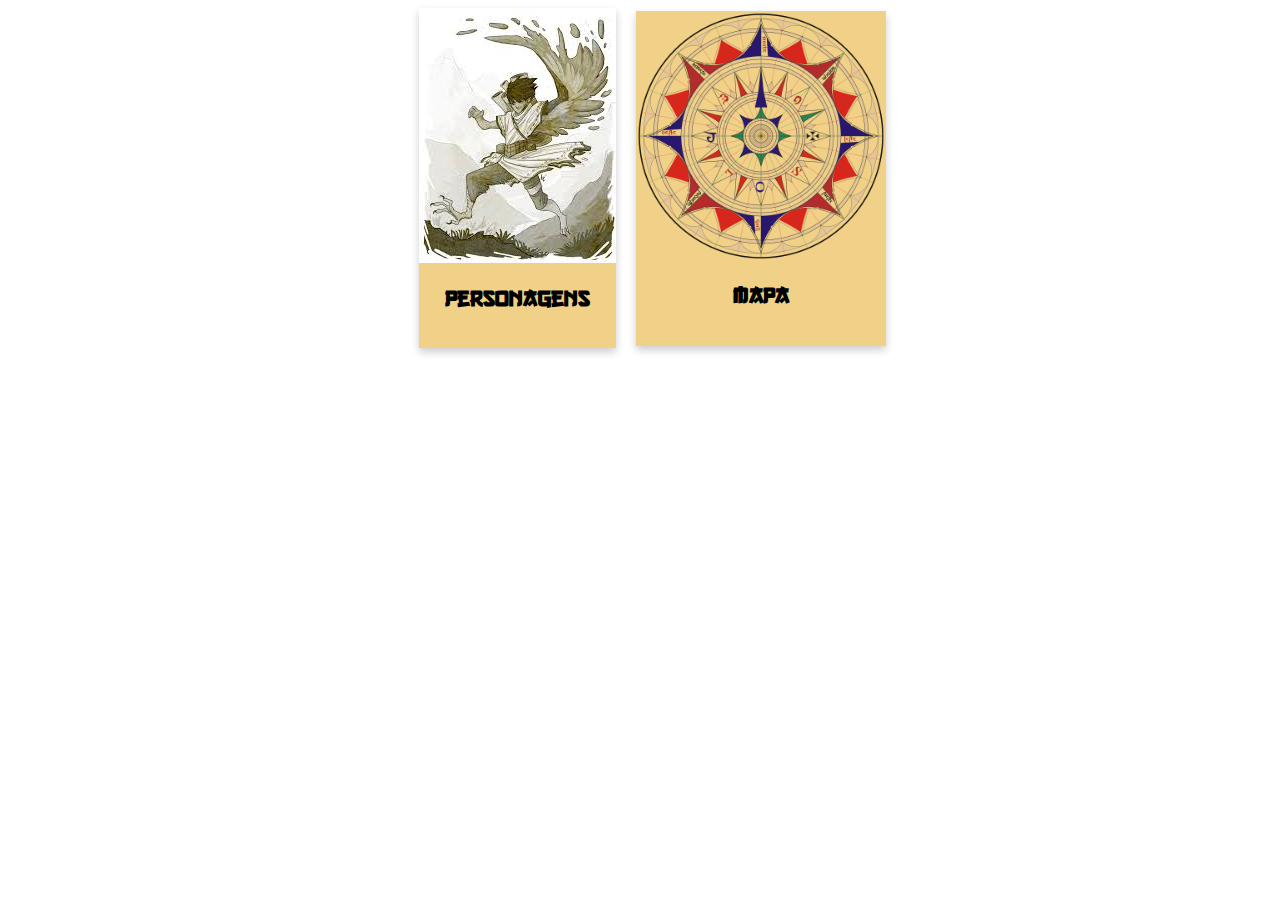
<file: index.html>
<!DOCTYPE html>
<html lang="en">

<head>
    <meta charset="UTF-8">
    <meta name="viewport" content="width=device-width, initial-scale=1.0">
    <meta http-equiv="X-UA-Compatible" content="ie=edge">
    <title>Document</title>
    <link rel='stylesheet' href='./css/style.css'>

</head>

<body>
    <div class="row">


        <div class="colona">

            <div class="cartao">
                <a href="./ficha.html">
                    <img src="./imagens/personagem.jpg" alt="John" style="width:100%">
                    <h2>personagens</h2> 
                    <br>
                </a>
            </div>
            
            <div class="cartao">
                <a href="./mapa.html">
                    <img src="./imagens/rosa.png" alt="John" style="width:100%">
                    <h2>Mapa</h2>
                    <br>
                </a>
            </div>
        </div>
    </div>
</body>

</html>
</file>
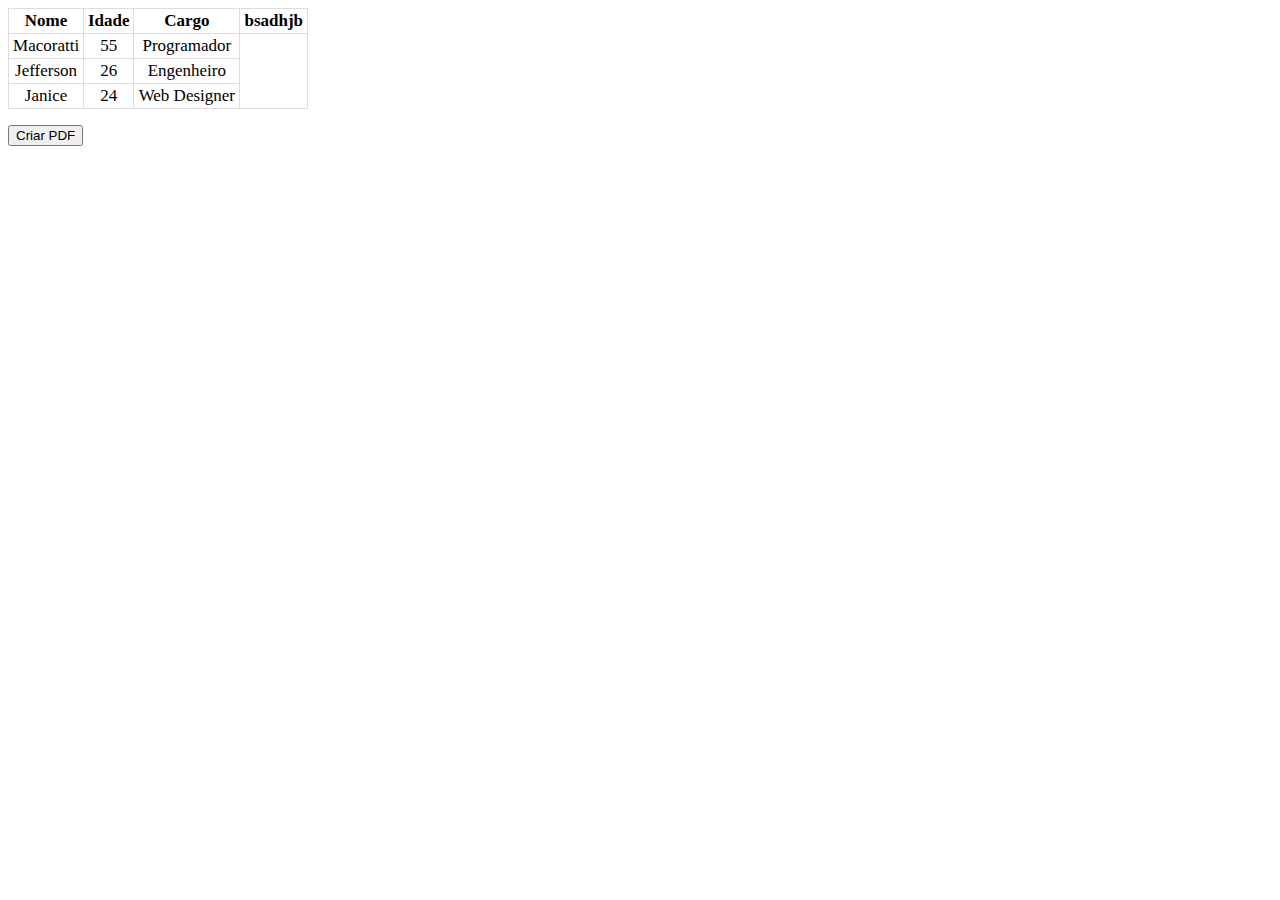
<file: ficha.html>
<html>
    <head>
        <title>Nero</title>
        <style>
            table
            {
                width: 300px;
                font: 17px Calibri;
            }
            table, th, td 
            {
                border: solid 1px #DDD;
                border-collapse: collapse;
                padding: 2px 3px;
                text-align: center;
            }
        </style>
    </head>
    <body>
        <div id="ficha">
            <table> 
                <tr>
                    <th>Nome</th>
                    <th>Idade</th>
                    <th>Cargo</th>
                    <th>bsadhjb</th>
                </tr>
                <tr>
                    <td>Macoratti</td>
                    <td>55</td>
                    <td>Programador</td>
                </tr>
                <tr>
                    <td>Jefferson</td>
                    <td>26</td>
                    <td>Engenheiro</td>
                </tr>
                <tr>
                    <td>Janice</td>
                    <td>24</td>
                    <td>Web Designer</td>
                </tr>
            </table>
        </div>
        <p>
            <input type="button" value="Criar PDF" id="btnImprimir" onclick="CriaPDF()" />
        </p>
    </body>
    <script>
        function CriaPDF() {
            var minhaTabela = document.getElementById('ficha').innerHTML;
            var style = "<style>";
            style = style + "table {width: 100%;font: 20px Calibri;}";
            style = style + "table, th, td {border: solid 1px #DDD; border-collapse: collapse;";
            style = style + "padding: 2px 3px;text-align: center;}";
            style = style + "</style>";
            // CRIA UM OBJETO WINDOW
            var win = window.open('', '', '');
            win.document.write('<html><head>');
            win.document.write('<title>Empregados</title>');   // <title> CABEÇALHO DO PDF.
            win.document.write(style);                                     // INCLUI UM ESTILO NA TAB HEAD
            win.document.write('</head>');
            win.document.write('<body>');
            win.document.write(minhaTabela);                          // O CONTEUDO DA TABELA DENTRO DA TAG BODY
            win.document.write('</body></html>');
            win.document.close(); 	                                         // FECHA A JANELA
            win.print();                                                            // IMPRIME O CONTEUDO
        }
    </script>
    </html>
</file>
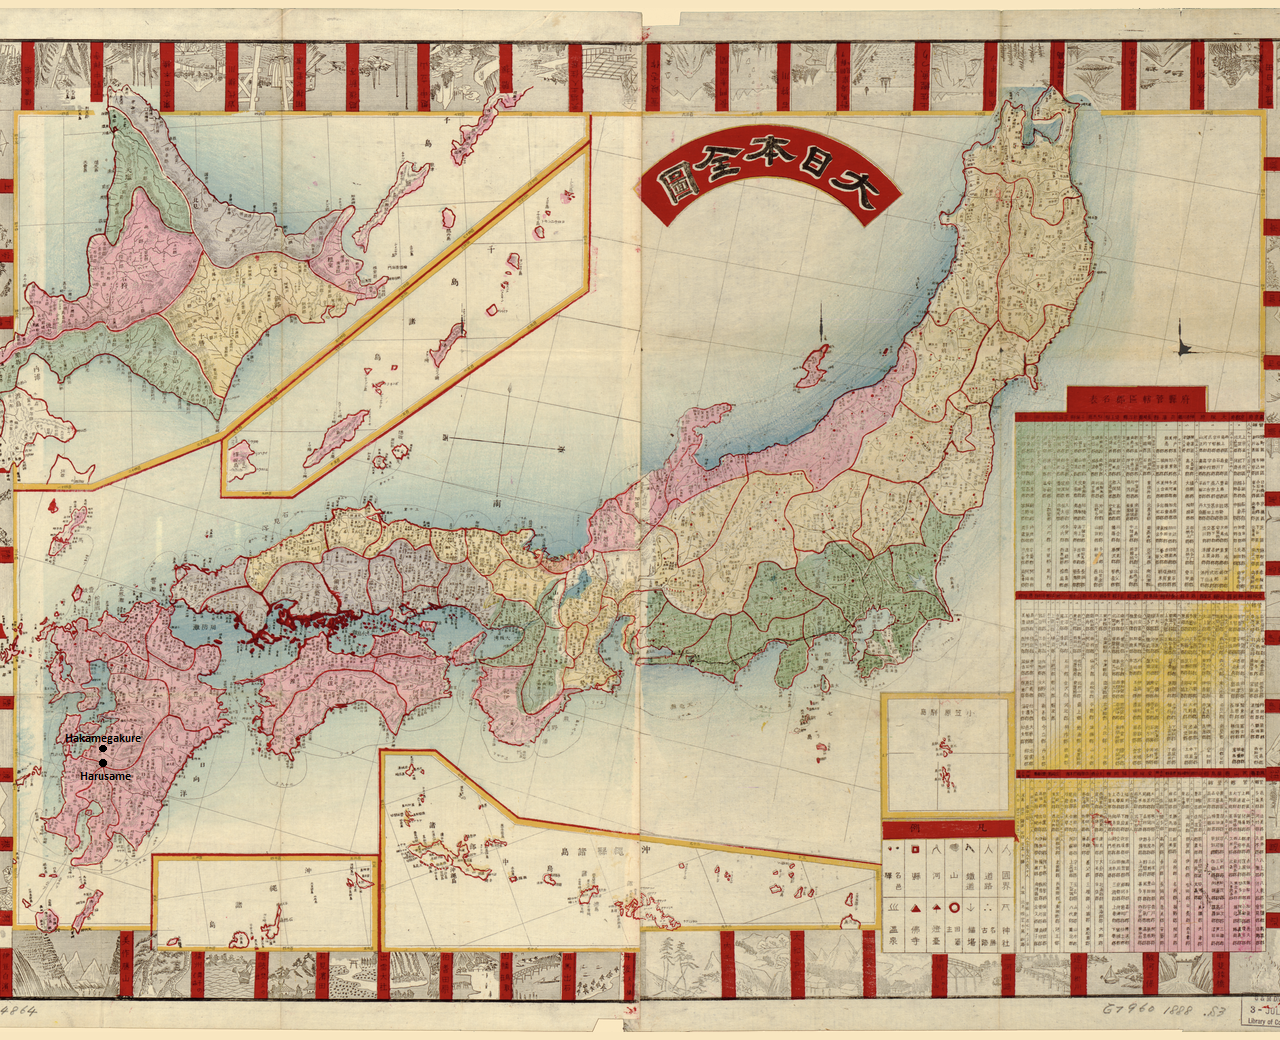
<file: mapa.html>
<!DOCTYPE html>
<html>

<head>
  <link rel='stylesheet' href='./css/map.css'>
</head>

<body>
  <header>
  </header>
<div class="centralizarImagem">
  <img src="./imagens/mapa.png" usemap="#mapa">
</div>
  <map name="mapa">
    <area shape="circle" coords="179,741,5" alt="hakamegakure" href="./provincia/hakamegakure.html">
    <area shape="circle" coords="179,755,5" alt="harusame" href="./provincia/harusame.html">
  </map>

</body>

</html>
</file>
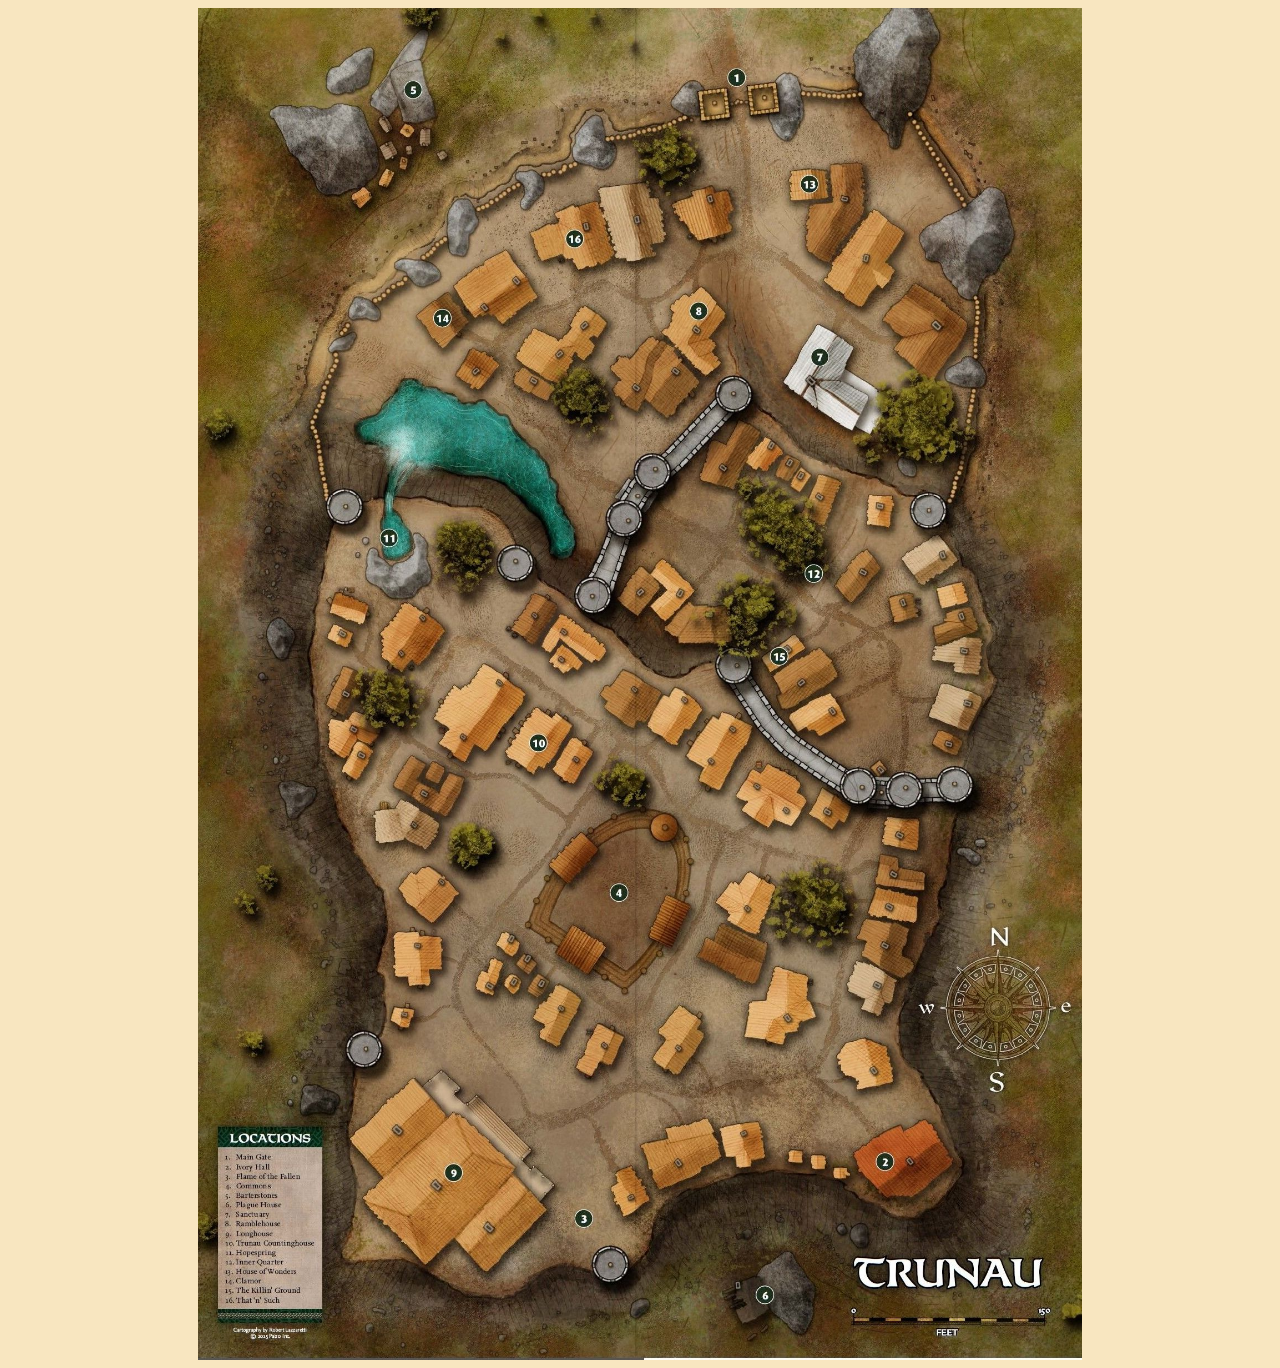
<file: provincia/hakamegakure.html>
<!DOCTYPE html>
<html lang="en">

<head>
    <meta charset="UTF-8">
    <meta name="viewport" content="width=device-width, initial-scale=1.0">
    <meta http-equiv="X-UA-Compatible" content="ie=edge">
    <title>Document</title>
    <link rel='stylesheet' href='../css/map.css'>
</head>

<body>
    <div class='centralizarProvincia'>
        <img  class='centralizarProvincia' src="../imagens/hakamegakure1.jpg">
    </div>
    
</body>

</html>
</file>
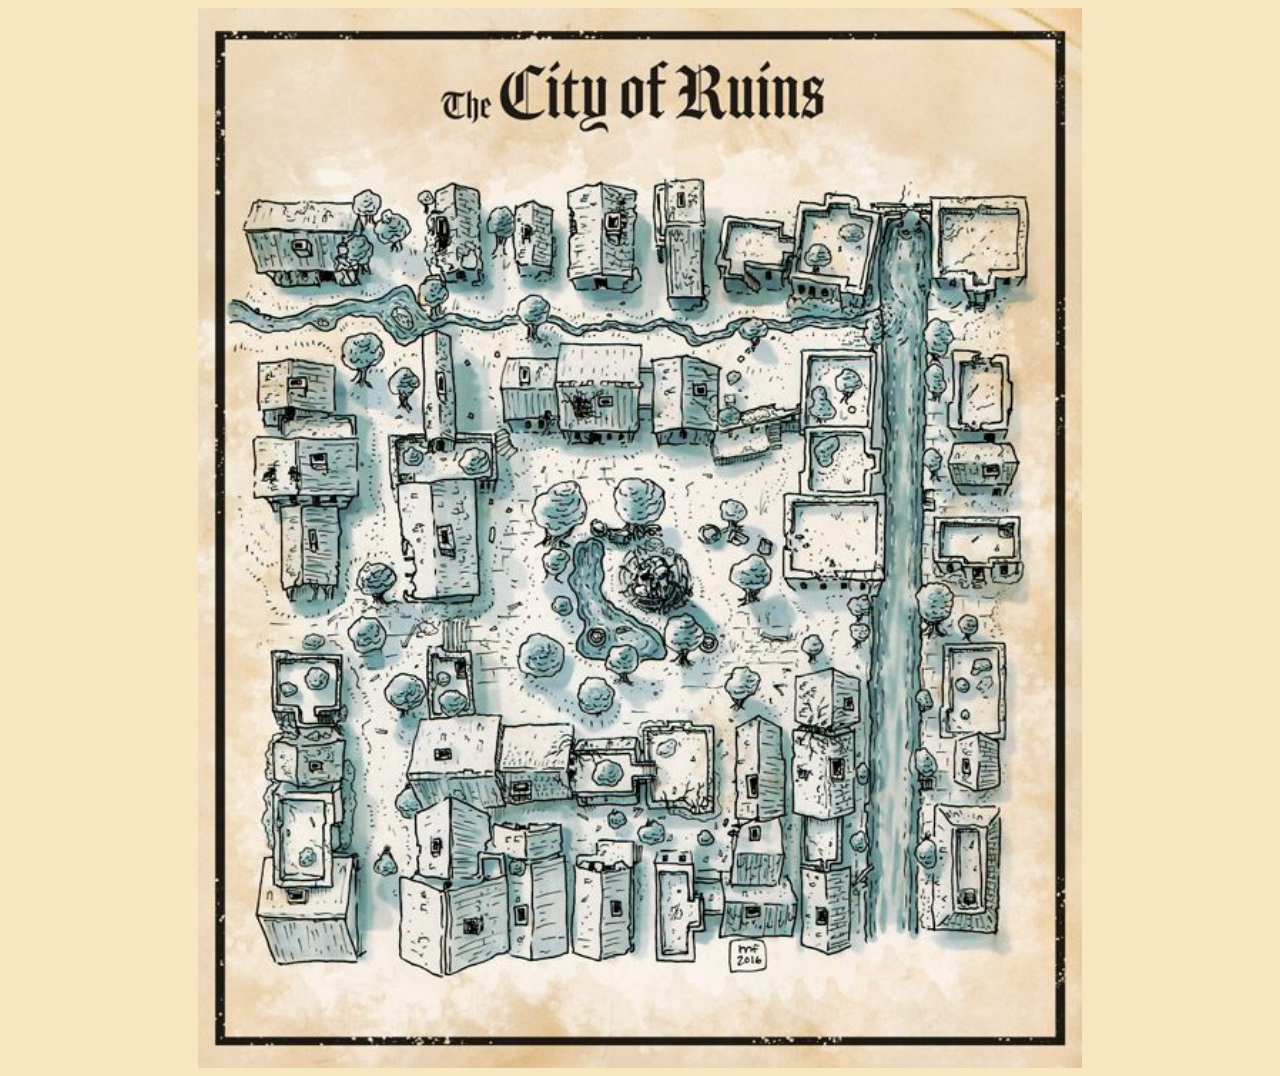
<file: provincia/harusame.html>
<!DOCTYPE html>
<html lang="en">

<head>
    <meta charset="UTF-8">
    <meta name="viewport" content="width=device-width, initial-scale=1.0">
    <meta http-equiv="X-UA-Compatible" content="ie=edge">
    <title>Document</title>
    <link rel='stylesheet' href='../css/map.css'>
</head>

<body>
    <div class='centralizarProvincia'>
        <img  class='centralizarProvincia' src="../imagens/harusame.jpg">
    </div>
    
</body>

</html>
</file>
<file: css/style.css>
.colona{
  display: flex;
  justify-content: center;
  align-items: center;
}
.cartao {
  box-shadow: 0 4px 8px 0 rgba(0, 0, 0, 0.2);
  max-width: 250px;
  margin-left: 20px;
  text-align: center;
  background-color: rgb(241, 208, 135);
  float: left;
}
@font-face {
  font-family: myFirstFont;
  src: url(./fonte/go3v2.ttf);
}
a {
  font-family: myFirstFont;
  text-decoration: none;
  font-size: 15px;
  color: black;
}
.row {margin-left: 5px;}
</file>
<file: css/map.css>
.centralizarImagem {
    display: flex;
    justify-content: center;
    align-items: center;
}

.centralizarProvincia {
    display: flex;
    justify-content: center;
    align-items: center;
}

.centralizarProvincia img {
    width: 70%;
}

body {
    background-color: #F8E6C0;
}

/* On screens that are 992px or less, set the background color to blue */

@media screen and (max-width: 1255px) {
    .centralizarImagem {
        margin-top: 20%;
        -webkit-transform: rotate(270deg);
    }
}

/* On screens that are 600px or less, set the background color to olive */

@media screen and (max-width: 600px) {
    .centralizarProvincia img {
        width: 110%;
    }
}
</file>
